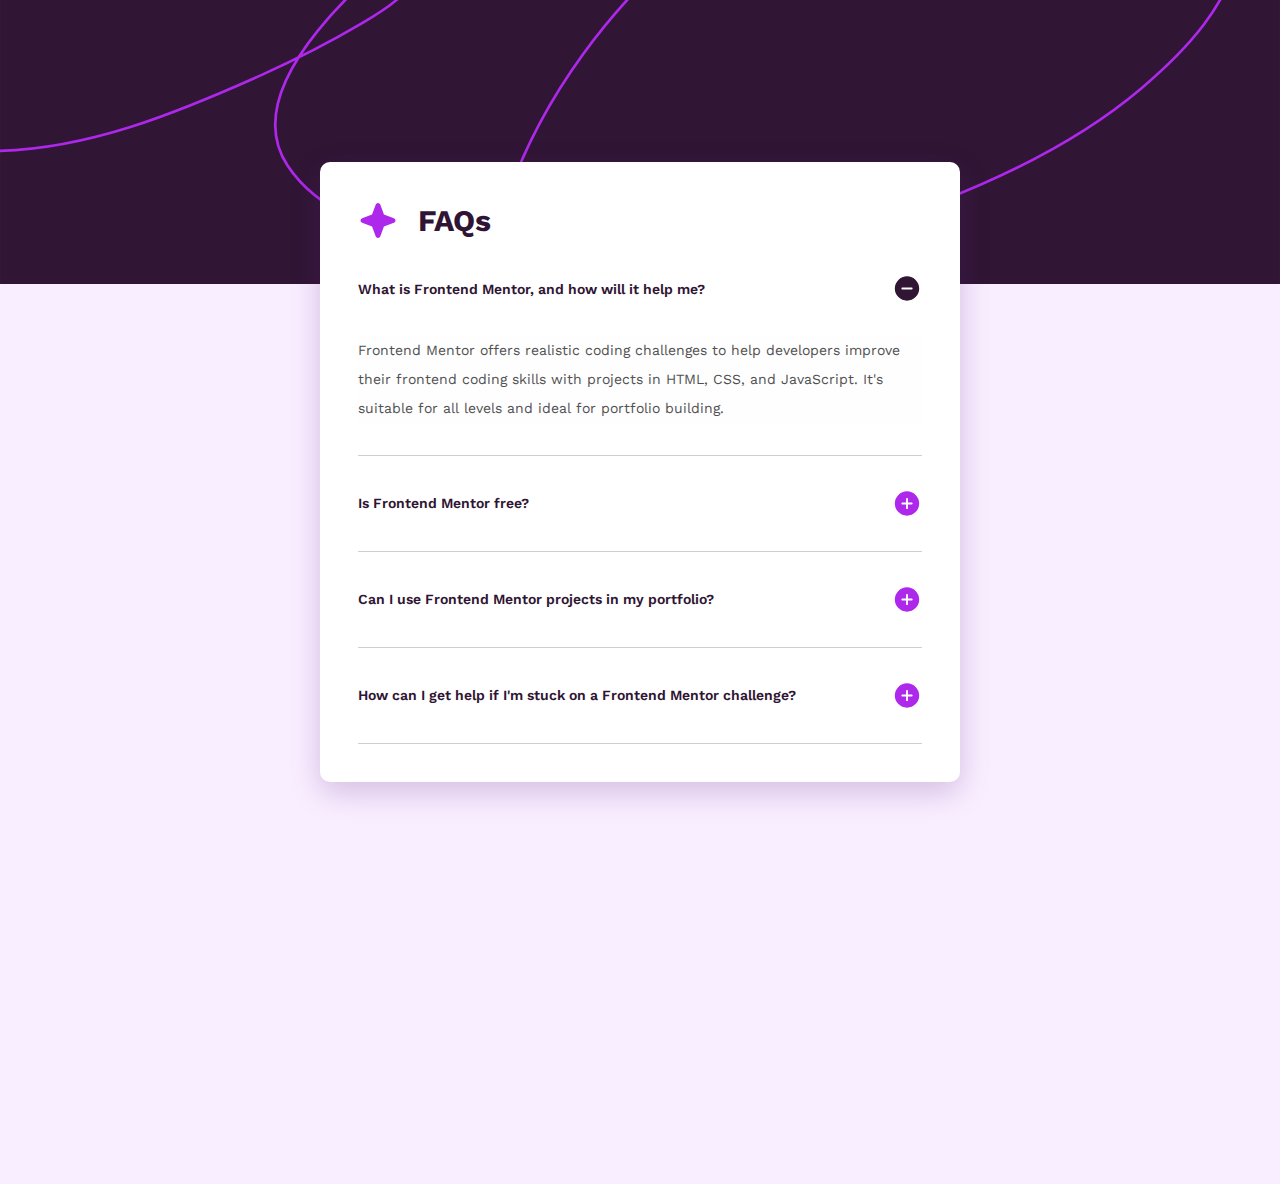
<file: index.html>
<!DOCTYPE html>
<html lang="en">
  <head>
    <meta charset="UTF-8" />
    <meta name="viewport" content="width=device-width, initial-scale=1.0" />
    <!-- displays site properly based on user's device -->

    <link
      rel="icon"
      type="image/png"
      sizes="32x32"
      href="images/favicon-32x32.png"
    />

    <link rel="preconnect" href="https://fonts.googleapis.com" />
    <link rel="preconnect" href="https://fonts.gstatic.com" crossorigin />
    <link
      href="https://fonts.googleapis.com/css2?family=Inter:ital,opsz,wght@0,14..32,100..900;1,14..32,100..900&family=Work+Sans:ital,wght@0,100..900;1,100..900&display=swap"
      rel="stylesheet"
    />
    <link rel="stylesheet" href="style.css" />
    <title>Frontend Mentor | FAQ accordion</title>
  </head>
  <body>
    <!-- <div class="hope"> -->
    <div class="blk1">
      <img src="images/background-pattern-desktop.svg" alt="bg pics one" />
    </div>
    <div class="hope">
      <div class="content">
        <div class="headingText">
          <img src="images/icon-star.svg" alt="star icon" />
          <p class="heading">FAQs</p>
        </div>

        <div class="sec1">
          <div id="q1">
            <p>What is Frontend Mentor, and how will it help me?</p>
            <img src="images/icon-minus.svg" alt="minus icon" />
          </div>

          <div id="ans1">
            <p>
              Frontend Mentor offers realistic coding challenges to help
              developers improve their frontend coding skills with projects in
              HTML, CSS, and JavaScript. It's suitable for all levels and ideal
              for portfolio building.
            </p>
          </div>
        </div>

        <div class="sec2">
          <div id="q2">
            <p>Is Frontend Mentor free?</p>
            <img src="images/icon-plus.svg" alt="plus icon" />
          </div>
          <div id="ans2">
            <p>
              Yes, Frontend Mentor offers both free and premium coding
              challenges, with the free option providing access to a range of
              projects suitable for all skill levels.
            </p>
          </div>
        </div>

        <div class="sec3">
          <div id="q3">
            <p>Can I use Frontend Mentor projects in my portfolio?</p>
            <img src="images/icon-plus.svg" alt="plus icon" />
          </div>
          <div id="ans3">
            <p>
              Yes, you can use projects completed on Frontend Mentor in your
              portfolio. It's an excellent way to showcase your skills to
              potential employers!
            </p>
          </div>
        </div>

        <div class="sec4">
          <div id="q4">
            <p>
              How can I get help if I'm stuck on a Frontend Mentor challenge?
            </p>
            <img src="images/icon-plus.svg" alt="plus icon" />
          </div>
          <div id="ans4">
            <p>
              The best place to get help is inside Frontend Mentor's Discord
              community. There's a help channel where you can ask questions and
              seek support from other community members.
            </p>
          </div>
        </div>
      </div>
    </div>
    <script src="script.js"></script>
  </body>
</html>
</file>
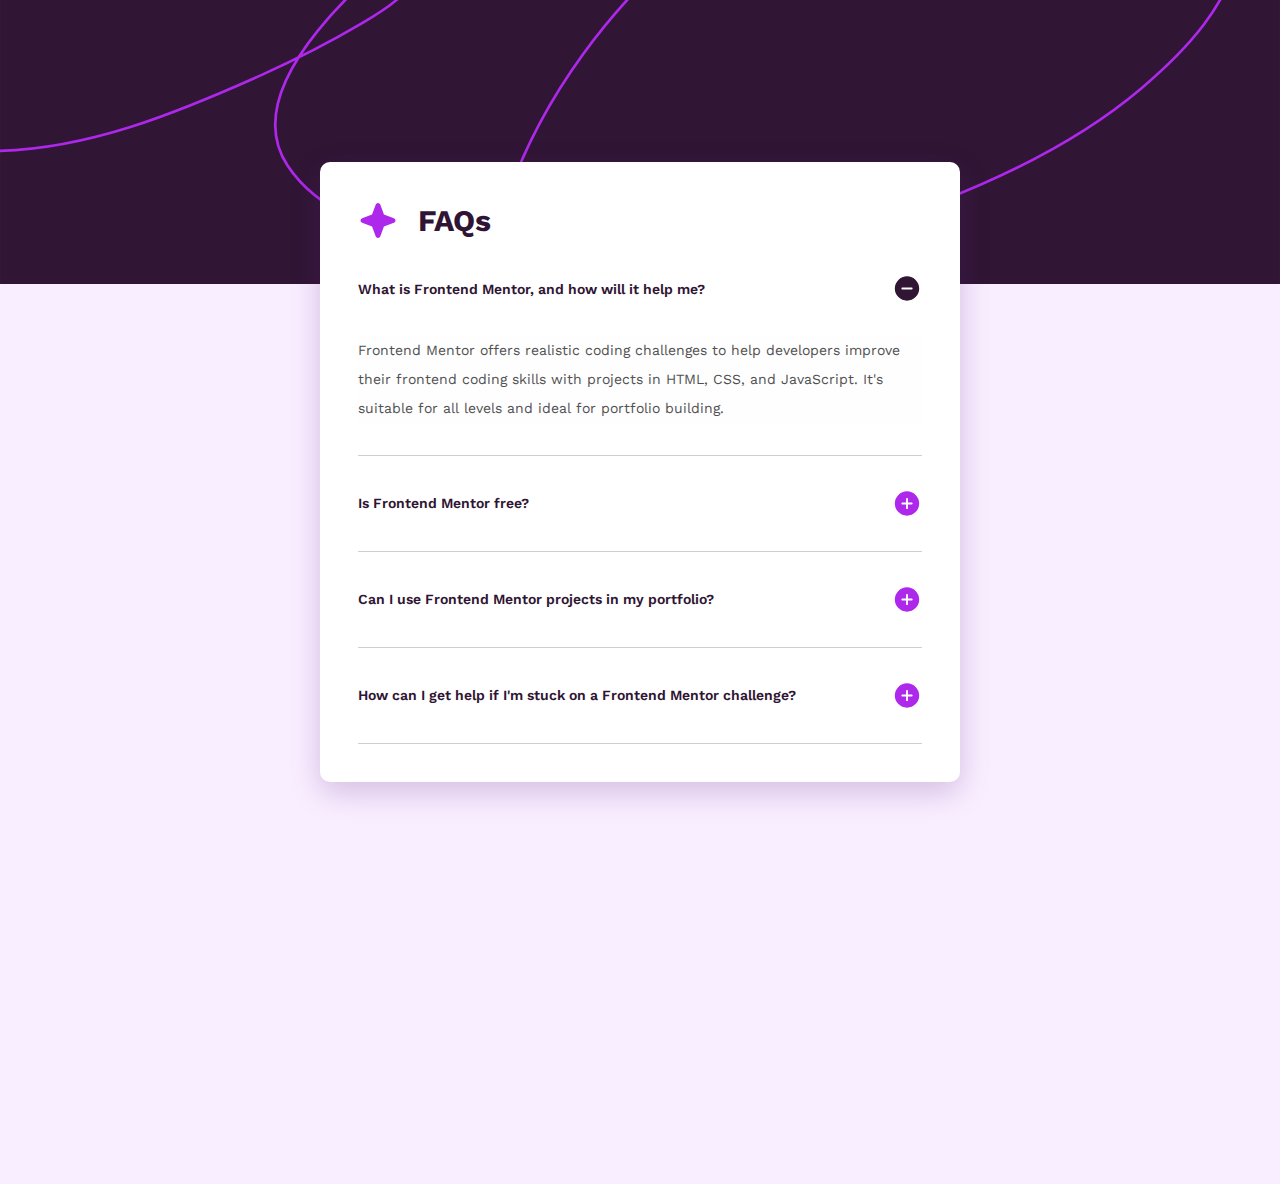
<file: faq-accordion-main/index.html>
<!DOCTYPE html>
<html lang="en">
  <head>
    <meta charset="UTF-8" />
    <meta name="viewport" content="width=device-width, initial-scale=1.0" />
    <!-- displays site properly based on user's device -->

    <link
      rel="icon"
      type="image/png"
      sizes="32x32"
      href="./assets/images/favicon-32x32.png"
    />

    <link rel="preconnect" href="https://fonts.googleapis.com" />
    <link rel="preconnect" href="https://fonts.gstatic.com" crossorigin />
    <link
      href="https://fonts.googleapis.com/css2?family=Inter:ital,opsz,wght@0,14..32,100..900;1,14..32,100..900&family=Work+Sans:ital,wght@0,100..900;1,100..900&display=swap"
      rel="stylesheet"
    />
    <link rel="stylesheet" href="style.css" />
    <title>Frontend Mentor | FAQ accordion</title>
  </head>
  <body>
    <!-- <div class="hope"> -->
    <div class="blk1">
      <img
        src="assets/images/background-pattern-desktop.svg"
        alt="bg pics one"
      />
    </div>
    <div class="hope">
      <div class="content">
        <div class="headingText">
          <img src="assets/images/icon-star.svg" alt="star icon" />
          <p class="heading">FAQs</p>
        </div>

        <div class="sec1">
          <div id="q1">
            <p>What is Frontend Mentor, and how will it help me?</p>
            <img src="assets/images/icon-minus.svg" alt="minus icon" />
          </div>

          <div id="ans1">
            <p>
              Frontend Mentor offers realistic coding challenges to help
              developers improve their frontend coding skills with projects in
              HTML, CSS, and JavaScript. It's suitable for all levels and ideal
              for portfolio building.
            </p>
          </div>
        </div>

        <div class="sec2">
          <div id="q2">
            <p>Is Frontend Mentor free?</p>
            <img src="assets/images/icon-plus.svg" alt="plus icon" />
          </div>
          <div id="ans2">
            <p>
              Yes, Frontend Mentor offers both free and premium coding
              challenges, with the free option providing access to a range of
              projects suitable for all skill levels.
            </p>
          </div>
        </div>

        <div class="sec3">
          <div id="q3">
            <p>Can I use Frontend Mentor projects in my portfolio?</p>
            <img src="assets/images/icon-plus.svg" alt="plus icon" />
          </div>
          <div id="ans3">
            <p>
              Yes, you can use projects completed on Frontend Mentor in your
              portfolio. It's an excellent way to showcase your skills to
              potential employers!
            </p>
          </div>
        </div>

        <div class="sec4">
          <div id="q4">
            <p>
              How can I get help if I'm stuck on a Frontend Mentor challenge?
            </p>
            <img src="assets/images/icon-plus.svg" alt="plus icon" />
          </div>
          <div id="ans4">
            <p>
              The best place to get help is inside Frontend Mentor's Discord
              community. There's a help channel where you can ask questions and
              seek support from other community members.
            </p>
          </div>
        </div>
      </div>
    </div>
    <script src="script.js"></script>
  </body>
</html>
</file>
<file: style.css>
* {
  margin: 0;
  padding: 0;
  box-sizing: border-box;
}

body p {
  font-family: "Work Sans", sans-serif;
  font-size: 14px;
}

.blk1 {
  /* width: 100vw; */
  height: auto;
  /* object-fit: cover; */
  overflow: hidden;
  position: relative;
}
.blk1 img {
  width: 100%;
  object-fit: cover;
  display: block;
}
.hope {
  /* padding-bottom: 20%; */
  /* margin-bottom: 50%; */
  background: #f9eeff;
  height: 100vh;
  display: flex;
  justify-content: center;
  align-items: center;
}

.content {
  position: absolute;
  width: 50%;
  /* height: auto; */
  padding: 3%;
  background: white;
  top: 18%;

  /* bottom: 10%; */
  /* margin-left: 25%; */
  border-radius: 10px;
  box-shadow: 0px 10px 30px rgba(102, 36, 138, 0.242);
  /* margin-bottom: 20%; */
}

.headingText {
  display: flex;
  align-items: center;
  margin-bottom: 2rem;
  color: hsl(292, 42%, 14%);
  /* justify-content: space-between; */
}

.headingText p {
  margin-left: 20px;
  font-weight: 700;
  font-size: 30px;
}

.sec1,
.sec2,
.sec3,
.sec4 {
  border-bottom: 0.5px solid #cfcfcf;
}

#q1,
#q2,
#q3,
#q4 {
  display: flex;
  align-items: center;
  justify-content: space-between;
  margin-bottom: 2rem;
  margin-top: 2rem;
  color: hsl(292, 42%, 14%);
  font-weight: 600;
}
#q1:hover,
#q2:hover,
#q3:hover,
#q4:hover {
  color: #ad28eb;
  cursor: pointer; /* Optional: Changes cursor to indicate interactivity */
}

#ans4,
#ans3,
#ans2,
#ans1 {
  margin-bottom: 2rem;
  /* min-height: 70px; */
  background: #fefefe;
  display: block;
  color: #505050;
  font-weight: 400;
  line-height: 1.8rem;
}

#ans4,
#ans3,
#ans2 {
  display: none;
}

@media (max-width: 480px) {
  /* For mobile devices */
  /* .blk1 {
      height: 50%;
    } */
  .blk1 img {
    /* width: 100vw; */
    height: 28vh;
    object-fit: cover;
    overflow: hidden;
    position: relative;
  }
  .hope {
    display: flex;
    justify-content: center;
    align-items: center;
    width: 100%;
    /* top: -70vh; */
  }
  .content {
    width: 80%;
    /* margin-left: 25%; */
    padding: 2%;
    top: 15%;
    /*left: 50%;  Push from the left */
    /* transform: translateX(-20%); */
    position: absolute;
  }
}

@media (max-width: 768px) {
  /* For tablets and smaller screens */
  .blk1 img {
    /* width: 100vw; */
    height: 28vh;
    object-fit: cover;
    overflow: hidden;
    position: relative;
  }

  .hope {
    display: flex;
    justify-content: center;
    align-items: center;
    width: 100%;
    /* top: -70vh; */
  }

  .content {
    width: 80%;
    position: absolute;

    /* margin-left: 10%;*/
    top: 10%;
    padding: 2%;
  }
}
</file>
<file: faq-accordion-main/style.css>
* {
  margin: 0;
  padding: 0;
  box-sizing: border-box;
}

body p {
  font-family: "Work Sans", sans-serif;
  font-size: 14px;
}

.blk1 {
  /* width: 100vw; */
  height: auto;
  /* object-fit: cover; */
  overflow: hidden;
  position: relative;
}
.blk1 img {
  width: 100%;
  object-fit: cover;
  display: block;
}
.hope {
  /* padding-bottom: 20%; */
  /* margin-bottom: 50%; */
  background: #f9eeff;
  height: 100vh;
  display: flex;
  justify-content: center;
  align-items: center;
}

.content {
  position: absolute;
  width: 50%;
  /* height: auto; */
  padding: 3%;
  background: white;
  top: 18%;

  /* bottom: 10%; */
  /* margin-left: 25%; */
  border-radius: 10px;
  box-shadow: 0px 10px 30px rgba(102, 36, 138, 0.242);
  /* margin-bottom: 20%; */
}

.headingText {
  display: flex;
  align-items: center;
  margin-bottom: 2rem;
  color: hsl(292, 42%, 14%);
  /* justify-content: space-between; */
}

.headingText p {
  margin-left: 20px;
  font-weight: 700;
  font-size: 30px;
}

.sec1,
.sec2,
.sec3,
.sec4 {
  border-bottom: 0.5px solid #cfcfcf;
}

#q1,
#q2,
#q3,
#q4 {
  display: flex;
  align-items: center;
  justify-content: space-between;
  margin-bottom: 2rem;
  margin-top: 2rem;
  color: hsl(292, 42%, 14%);
  font-weight: 600;
}
#q1:hover,
#q2:hover,
#q3:hover,
#q4:hover {
  color: #ad28eb;
  cursor: pointer; /* Optional: Changes cursor to indicate interactivity */
}

#ans4,
#ans3,
#ans2,
#ans1 {
  margin-bottom: 2rem;
  /* min-height: 70px; */
  background: #fefefe;
  display: block;
  color: #505050;
  font-weight: 400;
  line-height: 1.8rem;
}

#ans4,
#ans3,
#ans2 {
  display: none;
}

@media (max-width: 480px) {
  /* For mobile devices */
  /* .blk1 {
      height: 50%;
    } */
  .blk1 img {
    /* width: 100vw; */
    height: 28vh;
    object-fit: cover;
    overflow: hidden;
    position: relative;
  }
  .hope {
    display: flex;
    justify-content: center;
    align-items: center;
    width: 100%;
    /* top: -70vh; */
  }
  .content {
    width: 80%;
    /* margin-left: 25%; */
    padding: 2%;
    top: 15%;
    /*left: 50%;  Push from the left */
    /* transform: translateX(-20%); */
    position: absolute;
  }
}

@media (max-width: 768px) {
  /* For tablets and smaller screens */
  .blk1 img {
    /* width: 100vw; */
    height: 28vh;
    object-fit: cover;
    overflow: hidden;
    position: relative;
  }

  .hope {
    display: flex;
    justify-content: center;
    align-items: center;
    width: 100%;
    /* top: -70vh; */
  }

  .content {
    width: 80%;
    position: absolute;

    /* margin-left: 10%;*/
    top: 10%;
    padding: 2%;
  }
}
</file>
